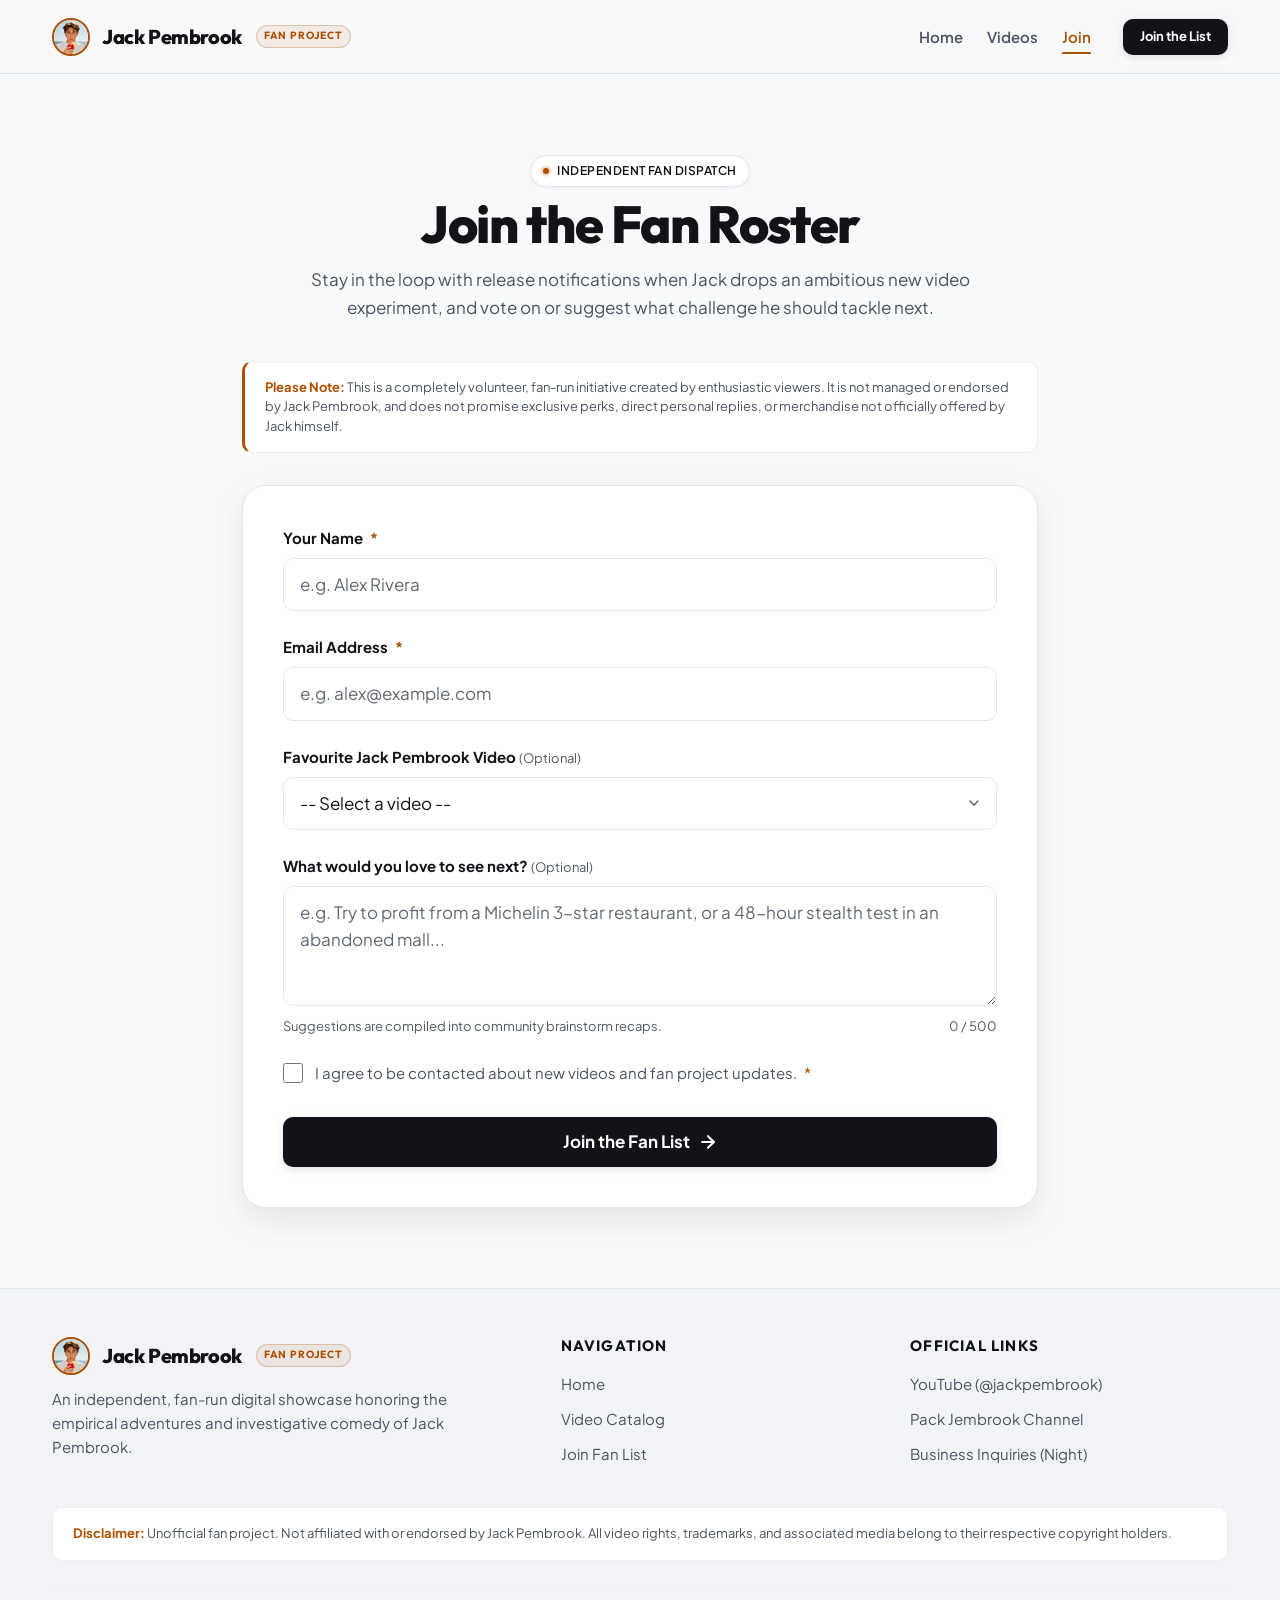
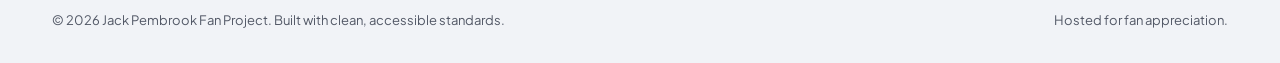
<file: join.html>
<!DOCTYPE html>
<html lang="en">
<head>
  <meta charset="UTF-8">
  <meta name="viewport" content="width=device-width, initial-scale=1.0">
  <title>Join the Fan Community &amp; Suggest Ideas — Jack Pembrook Fan Platform</title>
  <meta name="description" content="Sign up for independent fan alerts, get heads-up notifications on new Jack Pembrook video drops, and suggest future challenge experiments.">
  <meta name="theme-color" content="#f8f9fa">

  <!-- Open Graph / Social Meta -->
  <meta property="og:type" content="website">
  <meta property="og:title" content="Join the Fan Community — Jack Pembrook Fan Platform">
  <meta property="og:description" content="Get upload alerts and suggest the next audacious experiment on the independent Jack Pembrook fan roster.">
  <meta property="og:image" content="https://i.ytimg.com/vi/x3JOMDVdG5E/hqdefault.jpg">
  <meta name="twitter:card" content="summary_large_image">
  <meta name="twitter:title" content="Join the Fan Community — Jack Pembrook Fan Platform">
  <meta name="twitter:description" content="Get upload alerts and suggest future video ideas.">
  <meta name="twitter:image" content="https://i.ytimg.com/vi/x3JOMDVdG5E/hqdefault.jpg">

  <!-- Favicon -->
  <link rel="icon" type="image/svg+xml" href="assets/img/favicon.svg">

  <!-- Typography: Preconnect for Google Fonts -->
  <link rel="preconnect" href="https://fonts.googleapis.com">
  <link rel="preconnect" href="https://fonts.gstatic.com" crossorigin>
  <link href="https://fonts.googleapis.com/css2?family=Outfit:wght@700;800;900&family=Plus+Jakarta+Sans:wght@400;500;600;700&display=swap" rel="stylesheet">

  <!-- Stylesheet -->
  <link rel="stylesheet" href="assets/css/styles.css">
</head>
<body>
  <!-- Accessible Skip Link -->
  <a href="#main" class="skip-link">Skip to main content</a>

  <!-- Header & Navigation -->
  <header class="site-header" role="banner">
    <div class="container nav-wrap">
      <a href="index.html" class="brand" aria-label="Jack Pembrook Fan Platform Home">
        <img src="assets/img/avatar.jpg" alt="" class="brand-avatar" width="38" height="38" loading="eager" decoding="async" fetchpriority="high">
        <span>Jack Pembrook</span>
        <span class="brand-tag">Fan Project</span>
      </a>

      <!-- Mobile Navigation Toggle Button -->
      <button class="nav-toggle" type="button" aria-expanded="false" aria-controls="primary-nav" aria-label="Open menu">
        <svg width="24" height="24" viewBox="0 0 24 24" fill="none" stroke="currentColor" stroke-width="2" stroke-linecap="round" stroke-linejoin="round" aria-hidden="true">
          <line x1="3" y1="12" x2="21" y2="12"></line>
          <line x1="3" y1="6" x2="21" y2="6"></line>
          <line x1="3" y1="18" x2="21" y2="18"></line>
        </svg>
      </button>

      <!-- Nav Menu -->
      <nav id="primary-nav" class="nav-menu" role="navigation" aria-label="Primary Navigation">
        <ul class="nav-links">
          <li><a href="index.html" class="nav-link">Home</a></li>
          <li><a href="videos.html" class="nav-link">Videos</a></li>
          <li><a href="join.html" class="nav-link" aria-current="page">Join</a></li>
        </ul>
        <div class="nav-cta-desktop">
          <a href="join.html" class="btn btn--primary btn--sm" aria-current="page">Join the List</a>
        </div>
      </nav>
    </div>
  </header>

  <!-- Main Content -->
  <main id="main" tabindex="-1" role="main">
    <section class="section" aria-labelledby="join-page-title">
      <div class="container container--narrow">
        <div class="section-head section-head--center reveal">
          <div class="badge">
            <span class="badge-dot" aria-hidden="true"></span>
            Independent Fan Dispatch
          </div>
          <h1 id="join-page-title" class="section-title">Join the Fan Roster</h1>
          <p class="section-desc">
            Stay in the loop with release notifications when Jack drops an ambitious new video experiment, and vote on or suggest what challenge he should tackle next.
          </p>
        </div>

        <!-- Clarification Banner -->
        <div class="footer-disclaimer-card reveal" style="margin-bottom: var(--space-8); border-left: 3px solid var(--color-accent);">
          <strong>Please Note:</strong> This is a completely volunteer, fan-run initiative created by enthusiastic viewers. It is not managed or endorsed by Jack Pembrook, and does not promise exclusive perks, direct personal replies, or merchandise not officially offered by Jack himself.
        </div>

        <!-- Form Card Container -->
        <div class="form-shell reveal" id="form-shell">
          <!-- Live Status Announcer for Screen Readers & Inline Alerts -->
          <div id="form-status" class="form-alert" role="status" aria-live="polite" aria-atomic="true"></div>

          <!-- Progressive Enhancement: No-JS Info Banner -->
          <noscript>
            <div class="form-alert form-alert--info is-visible" style="display: block; margin-bottom: var(--space-6);">
              JavaScript is disabled in your browser. This form will submit reliably using standard HTTP POST.
            </div>
          </noscript>

          <!-- Progressive Enhancement: Pure CSS Fallback Success Confirmation -->
          <div id="submitted" class="form-success-card no-js-success-target" tabindex="-1" role="region" aria-label="Subscription confirmation">
            <div class="form-success-icon" aria-hidden="true">
              <svg width="34" height="34" viewBox="0 0 24 24" fill="none" stroke="currentColor" stroke-width="3" stroke-linecap="round" stroke-linejoin="round">
                <polyline points="20 6 9 17 4 12"></polyline>
              </svg>
            </div>
            <h2 class="section-title">Welcome aboard!</h2>
            <p class="section-desc" style="max-width: 48ch;">
              Your signup was received. This site currently logs submissions and does not send email alerts.
            </p>
            <div style="margin-top: var(--space-6); display: flex; gap: var(--space-4); flex-wrap: wrap; justify-content: center;">
              <a href="videos.html" class="btn btn--primary">Browse Curated Videos</a>
              <a href="index.html" class="btn btn--secondary">Back to Homepage</a>
            </div>
          </div>

          <!-- Semantic Progressive Enhancement Form (novalidate applied via JS if scripts enabled) -->
          <form id="join-form" name="fan-signup" method="POST" action="/api/submit" data-netlify="true" netlify-honeypot="bot-field" aria-labelledby="form-heading">
            <h2 id="form-heading" class="visually-hidden">Fan Registration Form</h2>

            <!-- Netlify Form Name -->
            <input type="hidden" name="form-name" value="fan-signup">

            <!-- Honeypot Field for Spam Prevention (Hidden visually & from assistive tech) -->
            <div class="visually-hidden" aria-hidden="true">
              <label for="bot-field">Do not fill this field if you are human:</label>
              <input type="text" id="bot-field" name="bot-field" tabindex="-1" autocomplete="off">
            </div>

            <!-- Field 1: Full Name -->
            <div class="form-group">
              <label for="name" class="form-label">
                <span>Your Name <span class="form-label-required" aria-hidden="true">*</span></span>
              </label>
              <input type="text" id="name" name="name" class="form-input" required autocomplete="name" placeholder="e.g. Alex Rivera" aria-describedby="name-error">
              <p id="name-error" class="form-error-msg" role="alert" aria-live="assertive"></p>
            </div>

            <!-- Field 2: Email Address -->
            <div class="form-group">
              <label for="email" class="form-label">
                <span>Email Address <span class="form-label-required" aria-hidden="true">*</span></span>
              </label>
              <input type="email" id="email" name="email" class="form-input" required autocomplete="email" placeholder="e.g. alex@example.com" aria-describedby="email-error">
              <p id="email-error" class="form-error-msg" role="alert" aria-live="assertive"></p>
            </div>

            <!-- Field 3: Favourite Video (Static HTML Options) -->
            <div class="form-group">
              <label for="favourite-video" class="form-label">
                <span>Favourite Jack Pembrook Video <span style="font-size: var(--fs-xs); color: var(--color-text-faint); font-weight: 400;">(Optional)</span></span>
              </label>
              <select id="favourite-video" name="favourite-video" class="form-select" aria-describedby="favourite-video-hint">
                <option value="">-- Select a video --</option>
                <option value="Can You Profit From an All Inclusive Hotel?">Can You Profit From an All Inclusive Hotel?</option>
                <option value="I Secretly Built a House in the Richest Neighborhood">I Secretly Built a House in the Richest Neighborhood</option>
                <option value="How Long Can You Live in a Casino For Free?">How Long Can You Live in a Casino For Free?</option>
                <option value="I Took the 'X-Rated' Adult Only Cruise">I Took the "X-Rated" Adult Only Cruise</option>
                <option value="I Tricked My City With a Fake Monster">I Tricked My City With a Fake Monster</option>
                <option value="How Many Countries Can You Visit Without Sleeping?">How Many Countries Can You Visit Without Sleeping?</option>
                <option value="Can You Profit From a First Class Flight?">Can You Profit From a First Class Flight?</option>
                <option value="I Stealth Camped Outside North Korea">I Stealth Camped Outside North Korea</option>
                <option value="I Tested Scams to Make Money">I Tested Scams to Make Money</option>
                <option value="I Acted Rich vs Poor to See if I Was Treated Differently">I Acted Rich vs Poor to See if I Was Treated Differently</option>
                <option value="Can You Profit From an All Inclusive Cruise?">Can You Profit From an All Inclusive Cruise?</option>
                <option value="I Tested Ridiculous Knock Off Products">I Tested Ridiculous Knock Off Products</option>
                <option value="Another one">Another one (from earlier uploads or Pack Jembrook)</option>
              </select>
              <div id="favourite-video-hint" class="visually-hidden">Choose your favorite video from the list or select Another one.</div>
            </div>

            <!-- Field 4: Suggestion Textarea with Live Counter -->
            <div class="form-group">
              <label for="suggestion" class="form-label">
                <span>What would you love to see next? <span style="font-size: var(--fs-xs); color: var(--color-text-faint); font-weight: 400;">(Optional)</span></span>
              </label>
              <textarea id="suggestion" name="suggestion" class="form-textarea" maxlength="500" placeholder="e.g. Try to profit from a Michelin 3-star restaurant, or a 48-hour stealth test in an abandoned mall..." aria-describedby="suggestion-counter suggestion-error"></textarea>
              <div class="form-meta-row">
                <span id="suggestion-counter" class="form-meta-hint">Suggestions are compiled into community brainstorm recaps.</span>
                <span id="suggestion-count">0 / 500</span>
              </div>
              <p id="suggestion-error" class="form-error-msg" role="alert" aria-live="assertive"></p>
            </div>

            <!-- Field 5: Consent Checkbox -->
            <div class="form-group" style="margin-top: var(--space-6);">
              <label class="form-checkbox-label" for="consent">
                <input type="checkbox" id="consent" name="consent" class="form-checkbox" required aria-describedby="consent-error">
                <span>I agree to be contacted about new videos and fan project updates. <span class="form-label-required" aria-hidden="true">*</span></span>
              </label>
              <p id="consent-error" class="form-error-msg" role="alert" aria-live="assertive"></p>
            </div>

            <!-- Submit Button -->
            <div style="margin-top: var(--space-8);">
              <button type="submit" class="btn btn--primary btn--block" style="min-height: 50px; font-size: var(--fs-base);">
                <span>Join the Fan List</span>
                <svg width="20" height="20" viewBox="0 0 24 24" fill="none" stroke="currentColor" stroke-width="2.5" stroke-linecap="round" stroke-linejoin="round" aria-hidden="true">
                  <line x1="5" y1="12" x2="19" y2="12"></line>
                  <polyline points="12 5 19 12 12 19"></polyline>
                </svg>
              </button>
            </div>
          </form>
        </div>
      </div>
    </section>
  </main>

  <!-- Site Footer -->
  <footer class="site-footer" role="contentinfo">
    <div class="container">
      <div class="footer-top">
        <div>
          <a href="index.html" class="brand" aria-label="Jack Pembrook Fan Platform Home">
            <img src="assets/img/avatar.jpg" alt="" class="brand-avatar" width="38" height="38" loading="lazy" decoding="async">
            <span>Jack Pembrook</span>
            <span class="brand-tag">Fan Project</span>
          </a>
          <p class="footer-brand-desc">
            An independent, fan-run digital showcase honoring the empirical adventures and investigative comedy of Jack Pembrook.
          </p>
        </div>

        <div>
          <h2 class="footer-col-title">Navigation</h2>
          <nav aria-label="Footer Navigation">
            <ul class="footer-nav-list">
              <li><a href="index.html" class="footer-nav-link">Home</a></li>
              <li><a href="videos.html" class="footer-nav-link">Video Catalog</a></li>
              <li><a href="join.html" class="footer-nav-link">Join Fan List</a></li>
            </ul>
          </nav>
        </div>

        <div>
          <h2 class="footer-col-title">Official Links</h2>
          <ul class="footer-nav-list">
            <li><a href="https://www.youtube.com/@jackpembrook" class="footer-nav-link" target="_blank" rel="noopener noreferrer">YouTube (@jackpembrook)</a></li>
            <li><a href="https://www.youtube.com/@packjembrook" class="footer-nav-link" target="_blank" rel="noopener noreferrer">Pack Jembrook Channel</a></li>
            <li><a href="mailto:Jack.Pembrook@night.co" class="footer-nav-link">Business Inquiries (Night)</a></li>
          </ul>
        </div>
      </div>

      <!-- Required Unofficial Disclaimer Card -->
      <div class="footer-disclaimer-card">
        <strong>Disclaimer:</strong> Unofficial fan project. Not affiliated with or endorsed by Jack Pembrook. All video rights, trademarks, and associated media belong to their respective copyright holders.
      </div>

      <div class="footer-bottom">
        <span>&copy; 2026 Jack Pembrook Fan Project. Built with clean, accessible standards.</span>
        <span>Hosted for fan appreciation.</span>
      </div>
    </div>
  </footer>

  <!-- Main & Form Scripts -->
  <script src="assets/js/main.js"></script>
  <script src="assets/js/form.js"></script>
</body>
</html>
</file>
<file: assets/css/styles.css>
/* ==========================================================================
   JACK PEMBROOK FAN PLATFORM — PRODUCTION DESIGN SYSTEM
   Elevated, high-contrast, empirical adventure aesthetic.
   Zero framework. Pure modern CSS.
   ========================================================================== */

:root {
  /* --- Colour Tokens (Editorial Light Theme - Anti-Slop, High Contrast) --- */
  --color-bg: #f8f9fa;
  --color-bg-alt: #f1f3f7;
  --color-surface: #ffffff;
  --color-surface-hover: #fcfcfd;
  --color-border: #e2e5eb;
  --color-border-subtle: #eceef2;
  --color-border-focus: #111318;

  --color-text-main: #111318;
  --color-text-muted: #4b5262;
  --color-text-faint: #525866;
  --color-text-inverse: #ffffff;

  --color-accent: #ad4e00;
  --color-accent-hover: #8f3e00;
  --color-accent-dim: rgba(173, 78, 0, 0.09);
  --color-accent-glow: rgba(173, 78, 0, 0.18);

  --color-success: #047857;
  --color-success-bg: rgba(4, 120, 87, 0.08);
  --color-error: #b91c1c;
  --color-error-bg: rgba(185, 28, 28, 0.08);

  /* --- Typography --- */
  --font-display: "Outfit", -apple-system, BlinkMacSystemFont, "Segoe UI", Roboto, sans-serif;
  --font-body: "Plus Jakarta Sans", -apple-system, BlinkMacSystemFont, "Segoe UI", Roboto, sans-serif;

  /* Fluid typography scale */
  --fs-xs: clamp(0.75rem, 0.72rem + 0.18vw, 0.8125rem);
  --fs-sm: clamp(0.875rem, 0.82rem + 0.28vw, 0.9375rem);
  --fs-base: clamp(1rem, 0.96rem + 0.32vw, 1.0625rem);
  --fs-md: clamp(1.125rem, 1.05rem + 0.45vw, 1.25rem);
  --fs-lg: clamp(1.35rem, 1.2rem + 0.75vw, 1.625rem);
  --fs-xl: clamp(1.75rem, 1.5rem + 1.25vw, 2.25rem);
  --fs-2xl: clamp(2.25rem, 1.85rem + 2vw, 3.25rem);
  --fs-3xl: clamp(2.75rem, 2.2rem + 3.2vw, 4.5rem);

  /* --- Spacing System (4px / 8px scale) --- */
  --space-1: 0.25rem;  /* 4px */
  --space-2: 0.5rem;   /* 8px */
  --space-3: 0.75rem;  /* 12px */
  --space-4: 1rem;     /* 16px */
  --space-5: 1.25rem;  /* 20px */
  --space-6: 1.5rem;   /* 24px */
  --space-8: 2rem;     /* 32px */
  --space-10: 2.5rem;  /* 40px */
  --space-12: 3rem;    /* 48px */
  --space-16: 4rem;    /* 64px */
  --space-20: 5rem;    /* 80px */

  /* --- Radii & Shadows --- */
  --radius-sm: 4px;
  --radius-md: 10px;
  --radius-lg: 16px;
  --radius-xl: 24px;
  --radius-full: 9999px;

  --shadow-md: 0 4px 16px rgba(17, 19, 24, 0.07);
  --shadow-lg: 0 12px 32px rgba(17, 19, 24, 0.09);
  --shadow-glow: 0 0 20px var(--color-accent-glow);

  /* --- Motion Tokens --- */
  --transition-fast: 160ms cubic-bezier(0.16, 1, 0.3, 1);
  --transition-normal: 260ms cubic-bezier(0.16, 1, 0.3, 1);
  --transition-slow: 450ms cubic-bezier(0.16, 1, 0.3, 1);

  /* --- Layout Layout Max Widths --- */
  --container-max: 1240px;
  --container-narrow: 860px;
  --header-height: 74px;
}

/* ==========================================================================
   CSS RESET & CORE
   ========================================================================== */
*, *::before, *::after {
  box-sizing: border-box;
  margin: 0;
  padding: 0;
}

html {
  font-size: 100%;
  scroll-behavior: smooth;
  -webkit-text-size-adjust: 100%;
}

body {
  font-family: var(--font-body);
  font-size: var(--fs-base);
  line-height: 1.6;
  color: var(--color-text-main);
  background-color: var(--color-bg);
  min-height: 100vh;
  display: flex;
  flex-direction: column;
  overflow-x: hidden;
  text-rendering: optimizeLegibility;
  -webkit-font-smoothing: antialiased;
}

img, svg {
  display: block;
  max-width: 100%;
  height: auto;
}

a {
  color: inherit;
  text-decoration: none;
  transition: color var(--transition-fast);
}

button, input, select, textarea {
  font: inherit;
  color: inherit;
}

::selection {
  background-color: var(--color-accent);
  color: var(--color-text-inverse);
}

input::placeholder,
textarea::placeholder {
  color: var(--color-text-faint);
  opacity: 0.9;
}

/* ==========================================================================
   ACCESSIBILITY: FOCUS & SKIP LINK
   ========================================================================== */
:focus-visible {
  outline: 2px solid var(--color-accent);
  outline-offset: 3px;
}

.skip-link {
  position: absolute;
  top: -100px;
  left: var(--space-4);
  background: var(--color-accent);
  color: var(--color-text-inverse);
  font-weight: 700;
  padding: var(--space-3) var(--space-6);
  border-radius: var(--radius-md);
  z-index: 10000;
  transition: top var(--transition-fast);
}

.skip-link:focus,
.skip-link:focus-visible {
  top: var(--space-4);
}

.visually-hidden {
  position: absolute !important;
  width: 1px !important;
  height: 1px !important;
  padding: 0 !important;
  margin: -1px !important;
  overflow: hidden !important;
  clip: rect(0, 0, 0, 0) !important;
  white-space: nowrap !important;
  border: 0 !important;
}

/* ==========================================================================
   LAYOUT CONTAINERS & UTILITIES
   ========================================================================== */
.container {
  width: 100%;
  max-width: var(--container-max);
  margin-inline: auto;
  padding-inline: var(--space-4);
}

@media (min-width: 768px) {
  .container {
    padding-inline: var(--space-6);
  }
}

@media (min-width: 1200px) {
  .container {
    padding-inline: var(--space-8);
  }
}

.container--narrow {
  max-width: var(--container-narrow);
}

.section {
  padding-block: var(--space-16);
}

@media (min-width: 768px) {
  .section {
    padding-block: var(--space-20);
  }
}

/* ==========================================================================
   HEADER & NAVIGATION
   ========================================================================== */
.site-header {
  position: sticky;
  top: 0;
  z-index: 1000;
  background-color: rgba(248, 249, 250, 0.92);
  backdrop-filter: blur(14px);
  -webkit-backdrop-filter: blur(14px);
  border-bottom: 1px solid var(--color-border);
  height: var(--header-height);
  display: flex;
  align-items: center;
}

.nav-wrap {
  display: flex;
  align-items: center;
  justify-content: space-between;
  width: 100%;
}

.brand {
  display: flex;
  align-items: center;
  gap: var(--space-3);
  font-family: var(--font-display);
  font-weight: 800;
  font-size: var(--fs-md);
  letter-spacing: -0.02em;
}

.brand-avatar {
  width: 38px;
  height: 38px;
  border-radius: var(--radius-full);
  border: 2px solid var(--color-accent);
  object-fit: cover;
}

.brand-tag {
  display: inline-block;
  font-size: 0.65rem;
  font-weight: 700;
  text-transform: uppercase;
  letter-spacing: 0.08em;
  background-color: var(--color-accent-dim);
  color: var(--color-accent);
  padding: 2px 7px;
  border-radius: var(--radius-full);
  border: 1px solid rgba(173, 78, 0, 0.25);
  margin-left: 2px;
}

.nav-menu {
  display: flex;
  align-items: center;
  gap: var(--space-8);
}

.nav-links {
  display: flex;
  align-items: center;
  list-style: none;
  gap: var(--space-6);
}

.nav-link {
  font-size: var(--fs-sm);
  font-weight: 600;
  color: var(--color-text-muted);
  position: relative;
  padding: var(--space-2) 0;
  transition: color var(--transition-fast);
}

.nav-link:hover {
  color: var(--color-text-main);
}

.nav-link[aria-current="page"] {
  color: var(--color-accent);
}

.nav-link[aria-current="page"]::after {
  content: "";
  position: absolute;
  bottom: 0;
  left: 0;
  width: 100%;
  height: 2px;
  background-color: var(--color-accent);
  border-radius: var(--radius-full);
}

.nav-cta-desktop {
  display: flex;
  align-items: center;
  gap: var(--space-4);
}

.nav-toggle {
  display: none;
  background: transparent;
  border: 1px solid var(--color-border);
  border-radius: var(--radius-md);
  padding: var(--space-2);
  color: var(--color-text-main);
  cursor: pointer;
  min-width: 44px;
  min-height: 44px;
  align-items: center;
  justify-content: center;
}

/* Mobile Nav Styles */
@media (max-width: 840px) {
  .nav-toggle {
    display: flex;
  }

  .nav-menu {
    position: fixed;
    top: var(--header-height);
    left: 0;
    width: 100%;
    background-color: var(--color-surface);
    border-bottom: 1px solid var(--color-border);
    padding: var(--space-6);
    flex-direction: column;
    gap: var(--space-4);
    box-shadow: var(--shadow-lg);
    transform: translateY(-110%);
    opacity: 0;
    visibility: hidden;
    transition: transform var(--transition-normal), opacity var(--transition-normal), visibility var(--transition-normal);
  }

  .nav-menu.is-active {
    transform: translateY(0);
    opacity: 1;
    visibility: visible;
  }

  .nav-links {
    flex-direction: column;
    align-items: flex-start;
    width: 100%;
    gap: var(--space-3);
  }

  .nav-link {
    font-size: var(--fs-md);
    width: 100%;
    padding: var(--space-2) 0;
  }

  .nav-cta-desktop {
    width: 100%;
    margin-top: var(--space-2);
  }

  .nav-cta-desktop .btn {
    width: 100%;
    text-align: center;
    justify-content: center;
  }
}

/* ==========================================================================
   BUTTONS & BADGES
   ========================================================================== */
.btn {
  display: inline-flex;
  align-items: center;
  justify-content: center;
  gap: var(--space-2);
  min-height: 44px;
  padding: var(--space-3) var(--space-6);
  border-radius: var(--radius-md);
  font-weight: 700;
  font-size: var(--fs-sm);
  line-height: 1;
  cursor: pointer;
  border: 1px solid transparent;
  transition: background-color var(--transition-fast), border-color var(--transition-fast), transform var(--transition-fast), box-shadow var(--transition-fast);
  text-decoration: none;
}

.btn:active {
  transform: translateY(1px);
}

.btn--primary {
  background-color: #111318;
  color: #ffffff;
  box-shadow: 0 2px 8px rgba(17, 19, 24, 0.12);
}

.btn--primary:hover {
  background-color: var(--color-accent);
  color: #ffffff;
  box-shadow: 0 4px 14px rgba(194, 94, 0, 0.25);
}

.btn--secondary {
  background-color: var(--color-surface);
  color: var(--color-text-main);
  border-color: var(--color-border);
}

.btn--secondary:hover {
  background-color: var(--color-surface-hover);
  border-color: #111318;
  color: #111318;
}

.btn--sm {
  min-height: 36px;
  padding: var(--space-2) var(--space-4);
  font-size: var(--fs-xs);
}

.btn--block {
  width: 100%;
}

.btn:disabled,
.btn[disabled] {
  opacity: 0.75;
  cursor: not-allowed;
  pointer-events: none;
  transform: none !important;
  box-shadow: none !important;
}

.badge {
  display: inline-flex;
  align-items: center;
  gap: var(--space-2);
  width: fit-content;
  font-size: 0.75rem;
  font-weight: 600;
  letter-spacing: 0.04em;
  text-transform: uppercase;
  padding: 5px 12px;
  border-radius: var(--radius-full);
  background-color: var(--color-surface);
  color: var(--color-text-main);
  border: 1px solid var(--color-border);
  box-shadow: 0 1px 3px rgba(17, 19, 24, 0.05);
}

.badge-dot {
  width: 6px;
  height: 6px;
  border-radius: var(--radius-full);
  background-color: var(--color-accent);
  box-shadow: 0 0 0 2.5px rgba(194, 94, 0, 0.2);
}

/* ==========================================================================
   TYPOGRAPHY & SECTION HEADINGS
   ========================================================================== */
h1, h2, h3, h4 {
  font-family: var(--font-display);
  font-weight: 800;
  line-height: 1.15;
  letter-spacing: -0.025em;
  color: var(--color-text-main);
}

.section-head {
  margin-bottom: var(--space-10);
}

.section-head--center {
  text-align: center;
  max-width: 680px;
  margin-inline: auto;
}

.section-title {
  font-size: var(--fs-2xl);
  margin-top: var(--space-2);
  margin-bottom: var(--space-3);
}

.section-desc {
  font-size: var(--fs-base);
  color: var(--color-text-muted);
  max-width: 62ch;
}

.section-head--center .section-desc {
  margin-inline: auto;
}

/* ==========================================================================
   HOME: HERO SECTION
   ========================================================================== */
.hero {
  padding-top: var(--space-12);
  padding-bottom: var(--space-16);
  position: relative;
  overflow: hidden;
}

.hero-grid {
  display: grid;
  grid-template-columns: 1fr;
  gap: var(--space-10);
  align-items: center;
}

@media (min-width: 960px) {
  .hero-grid {
    grid-template-columns: 1.15fr 0.85fr;
    gap: var(--space-12);
  }
}

.hero-content {
  display: flex;
  flex-direction: column;
  align-items: flex-start;
  gap: var(--space-6);
}

.hero-title {
  font-size: var(--fs-3xl);
  letter-spacing: -0.035em;
  line-height: 1.05;
}

.hero-title .text-accent {
  color: var(--color-accent);
  display: inline-block;
}

.hero-lead {
  font-size: var(--fs-md);
  color: var(--color-text-muted);
  max-width: 54ch;
  line-height: 1.55;
}

.hero-actions {
  display: flex;
  flex-wrap: wrap;
  gap: var(--space-4);
  align-items: center;
}

/* Verified Metrics Strip */
.stats-strip {
  display: grid;
  grid-template-columns: repeat(3, 1fr);
  gap: var(--space-3);
  padding-top: var(--space-4);
  border-top: 1px solid var(--color-border);
}

.stat-item {
  display: flex;
  flex-direction: column;
}

.stat-number {
  font-family: var(--font-display);
  font-size: var(--fs-lg);
  font-weight: 800;
  color: var(--color-text-main);
  letter-spacing: -0.02em;
}

.stat-label {
  font-size: var(--fs-xs);
  color: var(--color-text-faint);
  font-weight: 600;
  text-transform: uppercase;
  letter-spacing: 0.05em;
}

/* Hero Visual Composition */
.hero-visual {
  position: relative;
}

.hero-card-stack {
  position: relative;
  border-radius: var(--radius-xl);
  background: var(--color-surface);
  border: 1px solid var(--color-border);
  padding: var(--space-6);
  box-shadow: var(--shadow-md);
}

.hero-avatar-frame {
  position: relative;
  display: flex;
  align-items: center;
  gap: var(--space-4);
  padding-bottom: var(--space-5);
  border-bottom: 1px solid var(--color-border-subtle);
}

.hero-avatar-img {
  width: 72px;
  height: 72px;
  border-radius: var(--radius-lg);
  object-fit: cover;
  border: 2px solid var(--color-accent);
}

.hero-profile-info {
  display: flex;
  flex-direction: column;
}

.hero-profile-name {
  font-size: var(--fs-md);
  font-weight: 800;
}

.hero-profile-handle {
  font-size: var(--fs-xs);
  color: var(--color-accent);
  font-family: monospace;
}

.hero-profile-tagline {
  font-size: var(--fs-xs);
  color: var(--color-text-muted);
  margin-top: var(--space-1);
}

.hero-feature-preview {
  margin-top: var(--space-5);
  border-radius: var(--radius-md);
  overflow: hidden;
  border: 1px solid var(--color-border-subtle);
  background-color: var(--color-bg);
}

.hero-feature-caption {
  padding: var(--space-3) var(--space-4);
  display: flex;
  justify-content: space-between;
  align-items: center;
  font-size: var(--fs-xs);
  color: var(--color-text-muted);
}

.hero-tag-pill {
  font-size: 0.7rem;
  background-color: var(--color-accent-dim);
  color: var(--color-accent);
  padding: 2px 8px;
  border-radius: var(--radius-full);
  font-weight: 700;
}

/* ==========================================================================
   LITE EMBED FACADE (High Performance Video Player)
   Zero iframe loaded until clicked!
   ========================================================================== */
.lite-embed {
  position: relative;
  width: 100%;
  aspect-ratio: 16 / 9;
  background-color: #000;
  border: none;
  padding: 0;
  cursor: pointer;
  overflow: hidden;
  border-radius: inherit;
  display: flex;
  align-items: center;
  justify-content: center;
}

.lite-embed img {
  position: absolute;
  top: 0;
  left: 0;
  width: 100%;
  height: 100%;
  object-fit: cover;
  transition: transform var(--transition-normal), filter var(--transition-normal);
}

.lite-embed::after {
  content: "";
  position: absolute;
  inset: 0;
  background: linear-gradient(180deg, rgba(8, 9, 13, 0.15) 0%, rgba(8, 9, 13, 0.6) 100%);
  pointer-events: none;
}

.lite-embed:hover img {
  transform: scale(1.03);
  filter: brightness(1.05);
}

.lite-embed-play {
  position: relative;
  z-index: 2;
  width: 64px;
  height: 64px;
  background-color: rgba(14, 17, 24, 0.88);
  border: 2px solid var(--color-accent);
  border-radius: var(--radius-full);
  display: flex;
  align-items: center;
  justify-content: center;
  color: var(--color-accent);
  box-shadow: 0 4px 20px rgba(0, 0, 0, 0.5);
  transition: transform var(--transition-fast), background-color var(--transition-fast), color var(--transition-fast);
}

.lite-embed:hover .lite-embed-play,
.lite-embed:focus-visible .lite-embed-play {
  transform: scale(1.1);
  background-color: var(--color-accent);
  color: var(--color-text-inverse);
  box-shadow: var(--shadow-glow);
}

.lite-embed-play svg {
  width: 26px;
  height: 26px;
  margin-left: 3px;
  fill: currentColor;
}

.lite-embed iframe {
  position: absolute;
  top: 0;
  left: 0;
  width: 100%;
  height: 100%;
  border: none;
  z-index: 5;
}

/* Featured Video Hero Box */
.featured-video-wrapper {
  background-color: var(--color-surface);
  border: 1px solid var(--color-border);
  border-radius: var(--radius-xl);
  overflow: hidden;
  box-shadow: var(--shadow-lg);
  display: grid;
  grid-template-columns: 1fr;
}

@media (min-width: 900px) {
  .featured-video-wrapper {
    grid-template-columns: 1.5fr 1fr;
  }
}

.featured-video-meta {
  padding: var(--space-8);
  display: flex;
  flex-direction: column;
  justify-content: center;
  gap: var(--space-4);
}

.featured-video-title {
  font-size: var(--fs-xl);
}

.featured-video-desc {
  font-size: var(--fs-base);
  color: var(--color-text-muted);
}

/* ==========================================================================
   VIDEO CARD GRID & COMPONENTS
   ========================================================================== */
.video-grid {
  display: grid;
  grid-template-columns: 1fr;
  gap: var(--space-6);
}

@media (min-width: 640px) {
  .video-grid {
    grid-template-columns: repeat(2, 1fr);
  }
}

@media (min-width: 1024px) {
  .video-grid {
    grid-template-columns: repeat(3, 1fr);
  }
}

.video-card {
  background-color: var(--color-surface);
  border: 1px solid var(--color-border);
  border-radius: var(--radius-lg);
  overflow: hidden;
  display: flex;
  flex-direction: column;
  transition: transform var(--transition-normal), border-color var(--transition-normal), box-shadow var(--transition-normal);
}

.video-card:hover {
  transform: translateY(-4px);
  border-color: rgba(173, 78, 0, 0.35);
  box-shadow: var(--shadow-md);
}

.video-card-thumb-wrap {
  position: relative;
  width: 100%;
  aspect-ratio: 16 / 9;
  background-color: #000;
  overflow: hidden;
}

.video-card-content {
  padding: var(--space-5);
  display: flex;
  flex-direction: column;
  flex-grow: 1;
  gap: var(--space-3);
}

.video-card-tag {
  font-size: 0.7rem;
  font-weight: 700;
  text-transform: uppercase;
  color: var(--color-accent);
  letter-spacing: 0.05em;
}

.video-card-title {
  font-size: var(--fs-md);
  font-weight: 700;
  line-height: 1.3;
  color: var(--color-text-main);
}

.video-card-desc {
  font-size: var(--fs-sm);
  color: var(--color-text-muted);
  line-height: 1.5;
  margin-top: auto;
}

.video-card-actions {
  display: flex;
  align-items: center;
  justify-content: space-between;
  padding-top: var(--space-3);
  border-top: 1px solid var(--color-border-subtle);
  margin-top: var(--space-2);
}

.video-card-link {
  font-size: var(--fs-xs);
  font-weight: 700;
  color: var(--color-accent);
  display: inline-flex;
  align-items: center;
  gap: var(--space-1);
}

.video-card-link:hover {
  color: var(--color-accent-hover);
  text-decoration: underline;
}

/* ==========================================================================
   ABOUT THE CHANNEL / VERIFIED DOSSIER
   ========================================================================== */
.about-grid {
  display: grid;
  grid-template-columns: 1fr;
  gap: var(--space-8);
}

@media (min-width: 860px) {
  .about-grid {
    grid-template-columns: 1fr 1fr;
    gap: var(--space-10);
  }
}

.about-card {
  background-color: var(--color-surface);
  border: 1px solid var(--color-border);
  border-radius: var(--radius-xl);
  padding: var(--space-8);
  display: flex;
  flex-direction: column;
  gap: var(--space-4);
}

.about-card-title {
  font-size: var(--fs-lg);
  display: flex;
  align-items: center;
  gap: var(--space-3);
}

.about-list {
  list-style: none;
  display: flex;
  flex-direction: column;
  gap: var(--space-3);
}

.about-list-item {
  display: flex;
  align-items: flex-start;
  gap: var(--space-3);
  font-size: var(--fs-sm);
  color: var(--color-text-muted);
}

.about-list-icon {
  width: 18px;
  height: 18px;
  color: var(--color-accent);
  flex-shrink: 0;
  margin-top: 3px;
}

/* ==========================================================================
   CALL TO ACTION BAND
   ========================================================================== */
.cta-band {
  background: var(--color-surface);
  border: 1px solid var(--color-border);
  border-radius: var(--radius-xl);
  padding: var(--space-12) var(--space-6);
  text-align: center;
  box-shadow: var(--shadow-md);
  display: flex;
  flex-direction: column;
  align-items: center;
  gap: var(--space-6);
}

.cta-band-title {
  font-size: var(--fs-2xl);
  max-width: 22ch;
}

.cta-band-desc {
  font-size: var(--fs-base);
  color: var(--color-text-muted);
  max-width: 50ch;
}

/* ==========================================================================
   FORM COMPONENTS (join.html)
   ========================================================================== */
.form-shell {
  background-color: var(--color-surface);
  border: 1px solid var(--color-border);
  border-radius: var(--radius-xl);
  padding: var(--space-8);
  box-shadow: var(--shadow-lg);
}

@media (min-width: 768px) {
  .form-shell {
    padding: var(--space-10);
  }
}

.form-group {
  display: flex;
  flex-direction: column;
  gap: var(--space-2);
  margin-bottom: var(--space-6);
}

.form-label {
  font-size: var(--fs-sm);
  font-weight: 700;
  color: var(--color-text-main);
  display: flex;
  align-items: center;
  justify-content: space-between;
}

.form-label-required {
  color: var(--color-accent);
  margin-left: var(--space-1);
}

.form-input,
.form-select,
.form-textarea {
  width: 100%;
  min-height: 48px;
  background-color: var(--color-surface);
  border: 1px solid var(--color-border);
  border-radius: var(--radius-md);
  padding: var(--space-3) var(--space-4);
  font-size: var(--fs-base);
  color: var(--color-text-main);
  transition: border-color var(--transition-fast), box-shadow var(--transition-fast);
}

.form-input:focus,
.form-select:focus,
.form-textarea:focus {
  border-color: var(--color-border-focus);
  box-shadow: 0 0 0 3px rgba(17, 19, 24, 0.12);
  outline: none;
}

.form-input[aria-invalid="true"],
.form-select[aria-invalid="true"],
.form-textarea[aria-invalid="true"] {
  border-color: var(--color-error);
  box-shadow: 0 0 0 3px var(--color-error-bg);
}

.form-input[aria-invalid="true"]:focus,
.form-select[aria-invalid="true"]:focus,
.form-textarea[aria-invalid="true"]:focus {
  border-color: var(--color-error);
  box-shadow: 0 0 0 3px rgba(225, 29, 72, 0.25);
  outline: none;
}

.form-select {
  cursor: pointer;
  appearance: none;
  background-image: url("data:image/svg+xml,%3Csvg xmlns='http://www.w3.org/2000/svg' width='16' height='16' viewBox='0 0 24 24' fill='none' stroke='%23525866' stroke-width='2' stroke-linecap='round' stroke-linejoin='round'%3E%3Cpolyline points='6 9 12 15 18 9'%3E%3C/polyline%3E%3C/svg%3E");
  background-repeat: no-repeat;
  background-position: right 14px center;
  padding-right: 40px;
}

.form-textarea {
  min-height: 120px;
  resize: vertical;
}

.form-meta-row {
  display: flex;
  justify-content: space-between;
  align-items: center;
  font-size: var(--fs-xs);
  color: var(--color-text-faint);
  margin-top: 2px;
}

.form-error-msg {
  font-size: var(--fs-xs);
  color: var(--color-error);
  font-weight: 600;
  display: none;
  align-items: center;
  gap: var(--space-1);
}

.form-error-msg.is-visible {
  display: flex;
}

/* Custom Checkbox */
.form-checkbox-label {
  display: flex;
  align-items: flex-start;
  gap: var(--space-3);
  font-size: var(--fs-sm);
  color: var(--color-text-muted);
  cursor: pointer;
  user-select: none;
}

.form-checkbox {
  width: 20px;
  height: 20px;
  accent-color: var(--color-accent);
  margin-top: 2px;
  cursor: pointer;
  flex-shrink: 0;
  border-radius: var(--radius-sm);
  transition: box-shadow var(--transition-fast), outline-offset var(--transition-fast);
}

.form-checkbox:focus-visible {
  outline: 2px solid var(--color-accent);
  outline-offset: 3px;
}

.form-checkbox[aria-invalid="true"] {
  outline: 2px solid var(--color-error);
  outline-offset: 2px;
}

/* Submission Alerts */
.form-alert {
  padding: var(--space-4) var(--space-5);
  border-radius: var(--radius-md);
  margin-bottom: var(--space-6);
  font-size: var(--fs-sm);
  font-weight: 600;
  display: none;
}

.form-alert--error {
  background-color: var(--color-error-bg);
  border: 1px solid rgba(185, 28, 28, 0.25);
  color: #991b1b;
}

.form-alert--success {
  background-color: var(--color-success-bg);
  border: 1px solid rgba(4, 120, 87, 0.25);
  color: #065f46;
}

.form-alert--info {
  background-color: rgba(37, 99, 235, 0.08);
  border: 1px solid rgba(37, 99, 235, 0.25);
  color: #1e40af;
}

.form-alert.is-visible {
  display: block;
}

.form-success-card {
  text-align: center;
  padding: var(--space-10) var(--space-4);
  display: flex;
  flex-direction: column;
  align-items: center;
  gap: var(--space-4);
}

.form-success-card:focus {
  outline: none;
}

.form-success-card:focus-visible {
  outline: 2px solid var(--color-accent);
  outline-offset: 4px;
  border-radius: var(--radius-md);
}

.form-success-icon {
  width: 68px;
  height: 68px;
  border-radius: var(--radius-full);
  background-color: var(--color-success-bg);
  border: 2px solid var(--color-success);
  color: var(--color-success);
  display: flex;
  align-items: center;
  justify-content: center;
  margin-inline: auto;
  margin-bottom: var(--space-3);
  box-shadow: 0 0 24px rgba(16, 185, 129, 0.25);
}

.spinner {
  display: inline-block;
  width: 18px;
  height: 18px;
  border: 2.5px solid rgba(255, 255, 255, 0.35);
  border-top-color: #ffffff;
  border-radius: 50%;
  animation: spin 0.7s linear infinite;
  vertical-align: middle;
  flex-shrink: 0;
  margin-right: var(--space-2);
}

@keyframes spin {
  to { transform: rotate(360deg); }
}

/* Progressive Enhancement: Pure CSS No-JS Target Fallback */
.no-js-success-target {
  display: none;
}

.no-js-success-target:target {
  display: flex;
}

.no-js-success-target:target ~ form {
  display: none !important;
}

/* ==========================================================================
   FOOTER
   ========================================================================== */
.site-footer {
  margin-top: auto;
  background-color: var(--color-bg-alt);
  border-top: 1px solid var(--color-border);
  padding-block: var(--space-12) var(--space-8);
}

.footer-top {
  display: grid;
  grid-template-columns: 1fr;
  gap: var(--space-8);
  margin-bottom: var(--space-10);
}

@media (min-width: 768px) {
  .footer-top {
    grid-template-columns: 1.5fr 1fr 1fr;
  }
}

.footer-brand-desc {
  font-size: var(--fs-sm);
  color: var(--color-text-muted);
  max-width: 38ch;
  margin-top: var(--space-3);
}

.footer-col-title {
  font-family: var(--font-display);
  font-size: var(--fs-sm);
  font-weight: 700;
  text-transform: uppercase;
  letter-spacing: 0.08em;
  color: var(--color-text-main);
  margin-bottom: var(--space-4);
}

.footer-nav-list {
  list-style: none;
  display: flex;
  flex-direction: column;
  gap: var(--space-2);
}

.footer-nav-link {
  font-size: var(--fs-sm);
  color: var(--color-text-muted);
}

.footer-nav-link:hover {
  color: var(--color-accent);
}

.footer-disclaimer-card {
  padding: var(--space-4) var(--space-5);
  background-color: var(--color-surface);
  border: 1px solid var(--color-border-subtle);
  border-radius: var(--radius-md);
  margin-bottom: var(--space-6);
  font-size: var(--fs-xs);
  color: var(--color-text-muted);
  line-height: 1.5;
}

.footer-disclaimer-card strong {
  color: var(--color-accent);
}

.footer-bottom {
  display: flex;
  flex-direction: column;
  gap: var(--space-3);
  align-items: center;
  justify-content: space-between;
  border-top: 1px solid var(--color-border-subtle);
  padding-top: var(--space-6);
  font-size: var(--fs-xs);
  color: var(--color-text-faint);
}

@media (min-width: 640px) {
  .footer-bottom {
    flex-direction: row;
  }
}

/* ==========================================================================
   SCROLL REVEAL ANIMATIONS (Purposeful & Subtle)
   ========================================================================== */
.reveal {
  opacity: 1;
  transform: none;
}

@media (prefers-reduced-motion: no-preference) {
  html.js-ready .reveal:not(.is-visible) {
    opacity: 0;
    transform: translateY(18px);
    transition: opacity var(--transition-slow), transform var(--transition-slow);
  }

  html.js-ready .reveal.is-visible {
    opacity: 1;
    transform: translateY(0);
  }
}

/* ==========================================================================
   ACCESSIBILITY: PREFERS REDUCED MOTION
   ========================================================================== */
@media (prefers-reduced-motion: reduce) {
  *, *::before, *::after {
    animation-duration: 0.01ms !important;
    animation-iteration-count: 1 !important;
    transition-duration: 0.01ms !important;
    scroll-behavior: auto !important;
  }

  .reveal {
    opacity: 1 !important;
    transform: none !important;
  }
}
</file>
